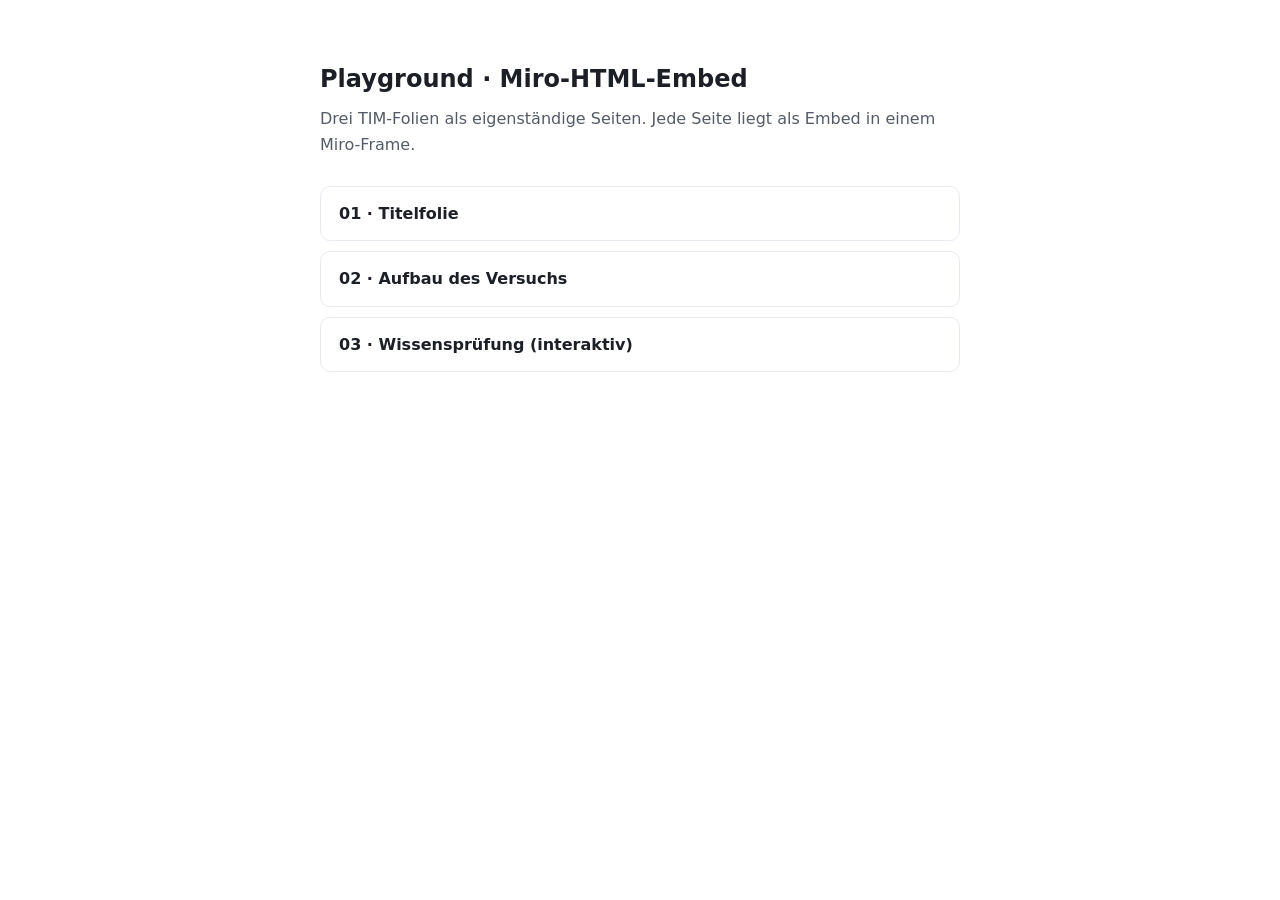
<file: index.html>
<!DOCTYPE html>
<html lang="de">
<head>
<meta charset="utf-8">
<title>Playground · Miro-HTML-Embed</title>
<style>
body{font:16px/1.6 system-ui,sans-serif;margin:60px auto;max-width:640px;color:#1c1f26}
h1{font-size:24px;margin:0 0 8px}
p{color:#545b67;margin:0 0 28px}
a{display:block;padding:14px 18px;border:1.5px solid #e7ebef;border-radius:10px;
  margin-bottom:10px;text-decoration:none;color:#1c1f26;font-weight:600}
a:hover{border-color:#02d5ea;background:#e6f8fc}
</style>
</head>
<body>
<h1>Playground · Miro-HTML-Embed</h1>
<p>Drei TIM-Folien als eigenständige Seiten. Jede Seite liegt als Embed in einem Miro-Frame.</p>
<a href="01.html">01 · Titelfolie</a>
<a href="02.html">02 · Aufbau des Versuchs</a>
<a href="03.html">03 · Wissensprüfung (interaktiv)</a>
</body>
</html>
</file>
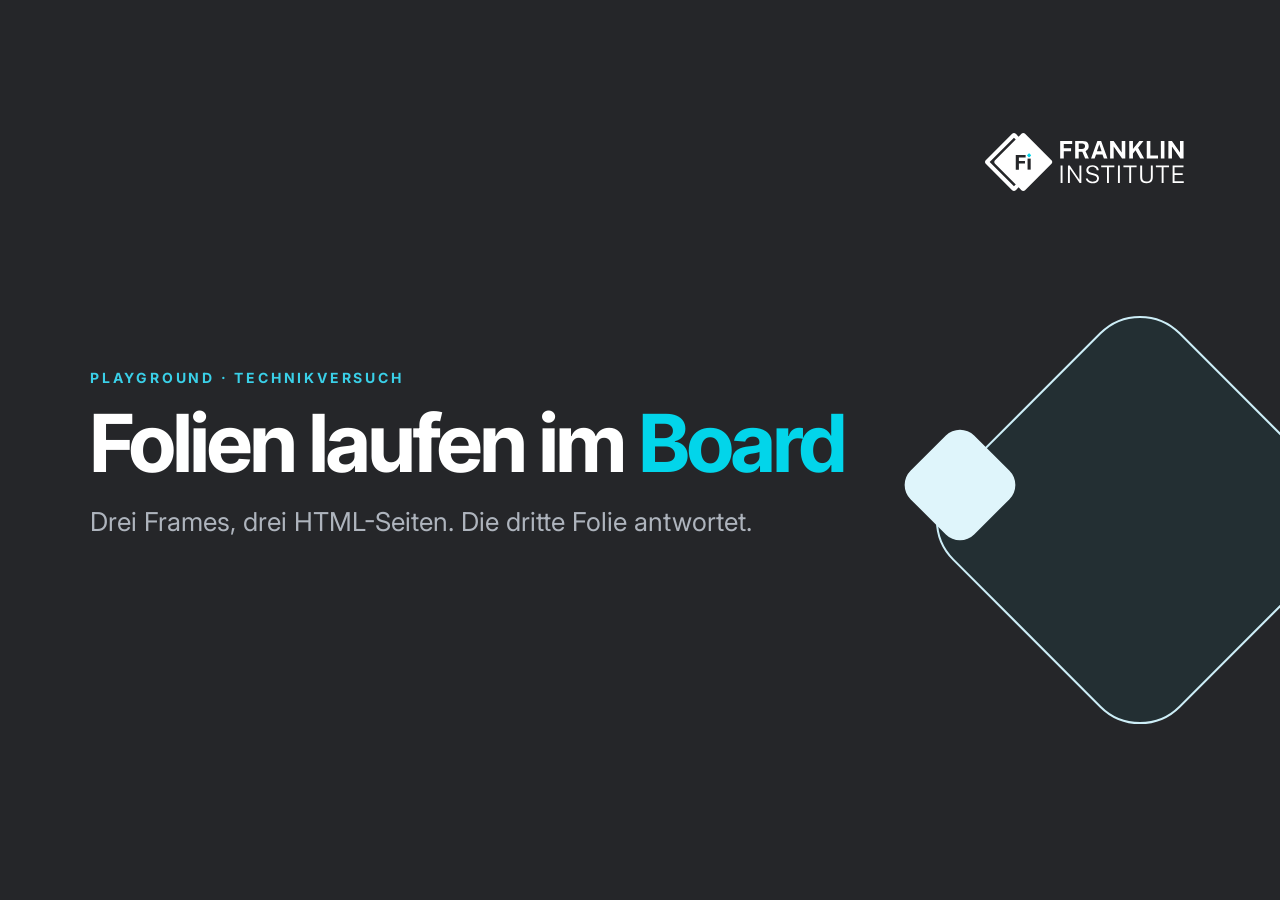
<file: 01.html>
<!DOCTYPE html>
<html lang="de">
<head>
<meta charset="utf-8">
<meta name="viewport" content="width=device-width,initial-scale=1">
<title>Folien laufen im Board</title>
<link rel="stylesheet" href="deck.css">
<link rel="alternate" type="application/json+oembed" href="https://anwar-franklin.github.io/tim-folien-embed/oembed/01.json">
</head>
<body class="is-dark">
<div class="slide dark title">
  <svg class="deco" width="560" height="720" viewBox="0 0 560 720" fill="none" xmlns="http://www.w3.org/2000/svg">
    <g transform="rotate(45 420 430)">
      <rect x="260" y="270" width="320" height="320" rx="56" fill="rgba(2,213,234,0.05)" stroke="#cdeef7" stroke-width="2"/>
    </g>
    <g transform="rotate(45 240 395)">
      <rect x="195" y="350" width="90" height="90" rx="20" fill="#dff5fb"/>
    </g>
  </svg>
  <img class="logo" src="assets/franklin-logo-2026-white.svg" alt="Franklin Institute">
  <div class="safe">
    <p class="kicker">Playground · Technikversuch</p>
    <h1 class="big">Folien laufen im <span class="accent">Board</span></h1>
    <p class="subline">Drei Frames, drei HTML-Seiten. Die dritte Folie antwortet.</p>
  </div>
</div>
<script src="fit.js"></script>
</body>
</html>
</file>
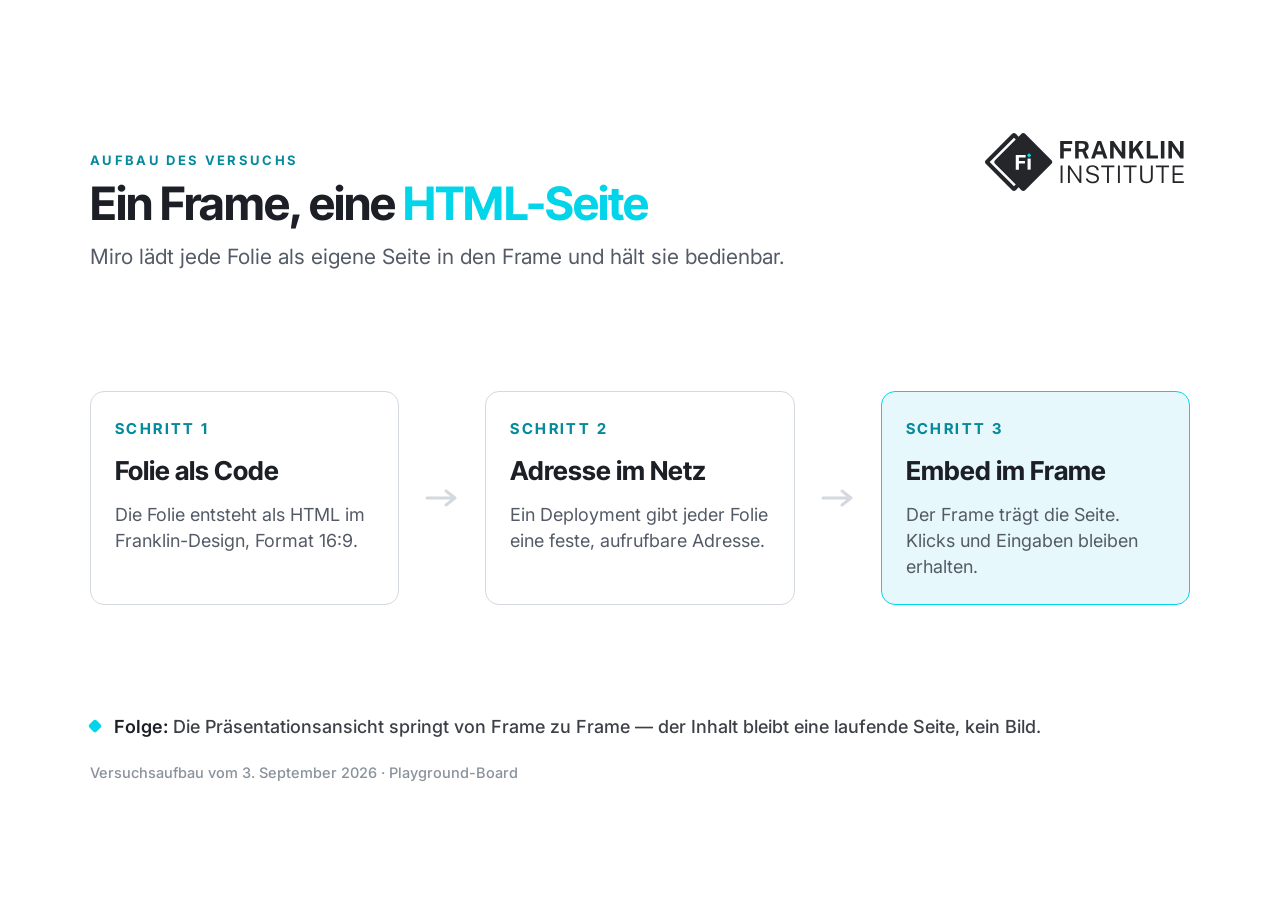
<file: 02.html>
<!DOCTYPE html>
<html lang="de">
<head>
<meta charset="utf-8">
<meta name="viewport" content="width=device-width,initial-scale=1">
<title>Ein Frame, eine HTML-Seite</title>
<link rel="stylesheet" href="deck.css">
<link rel="alternate" type="application/json+oembed" href="https://anwar-franklin.github.io/tim-folien-embed/oembed/02.json">
</head>
<body>
<div class="slide">
  <img class="logo" src="assets/franklin-logo-2026.svg" alt="Franklin Institute">
  <div class="safe">
    <p class="kicker">Aufbau des Versuchs</p>
    <h1 class="h1">Ein Frame, eine <span class="accent">HTML-Seite</span></h1>
    <p class="lead">Miro lädt jede Folie als eigene Seite in den Frame und hält sie bedienbar.</p>
  </div>
  <div class="stage">
    <div class="mitte">
      <div class="kette">
        <div class="glied">
          <p class="nr">Schritt 1</p>
          <h2>Folie als Code</h2>
          <p>Die Folie entsteht als HTML im Franklin-Design, Format 16:9.</p>
        </div>
        <div class="pfeil">
          <svg width="34" height="24" viewBox="0 0 34 24" fill="none" xmlns="http://www.w3.org/2000/svg">
            <path d="M2 12H30 M30 12L21 5 M30 12L21 19" stroke="#d3d9df" stroke-width="3" stroke-linecap="round" stroke-linejoin="round"/>
          </svg>
        </div>
        <div class="glied">
          <p class="nr">Schritt 2</p>
          <h2>Adresse im Netz</h2>
          <p>Ein Deployment gibt jeder Folie eine feste, aufrufbare Adresse.</p>
        </div>
        <div class="pfeil">
          <svg width="34" height="24" viewBox="0 0 34 24" fill="none" xmlns="http://www.w3.org/2000/svg">
            <path d="M2 12H30 M30 12L21 5 M30 12L21 19" stroke="#d3d9df" stroke-width="3" stroke-linecap="round" stroke-linejoin="round"/>
          </svg>
        </div>
        <div class="glied glied--aktiv">
          <p class="nr">Schritt 3</p>
          <h2>Embed im Frame</h2>
          <p>Der Frame trägt die Seite. Klicks und Eingaben bleiben erhalten.</p>
        </div>
      </div>
    </div>
    <div class="bodennote">
      <span class="case"><b>Folge:</b> Die Präsentationsansicht springt von Frame zu Frame — der Inhalt bleibt eine laufende Seite, kein Bild.</span>
    </div>
  </div>
  <p class="src">Versuchsaufbau vom 3. September 2026 · Playground-Board</p>
</div>
<script src="fit.js"></script>
</body>
</html>
</file>
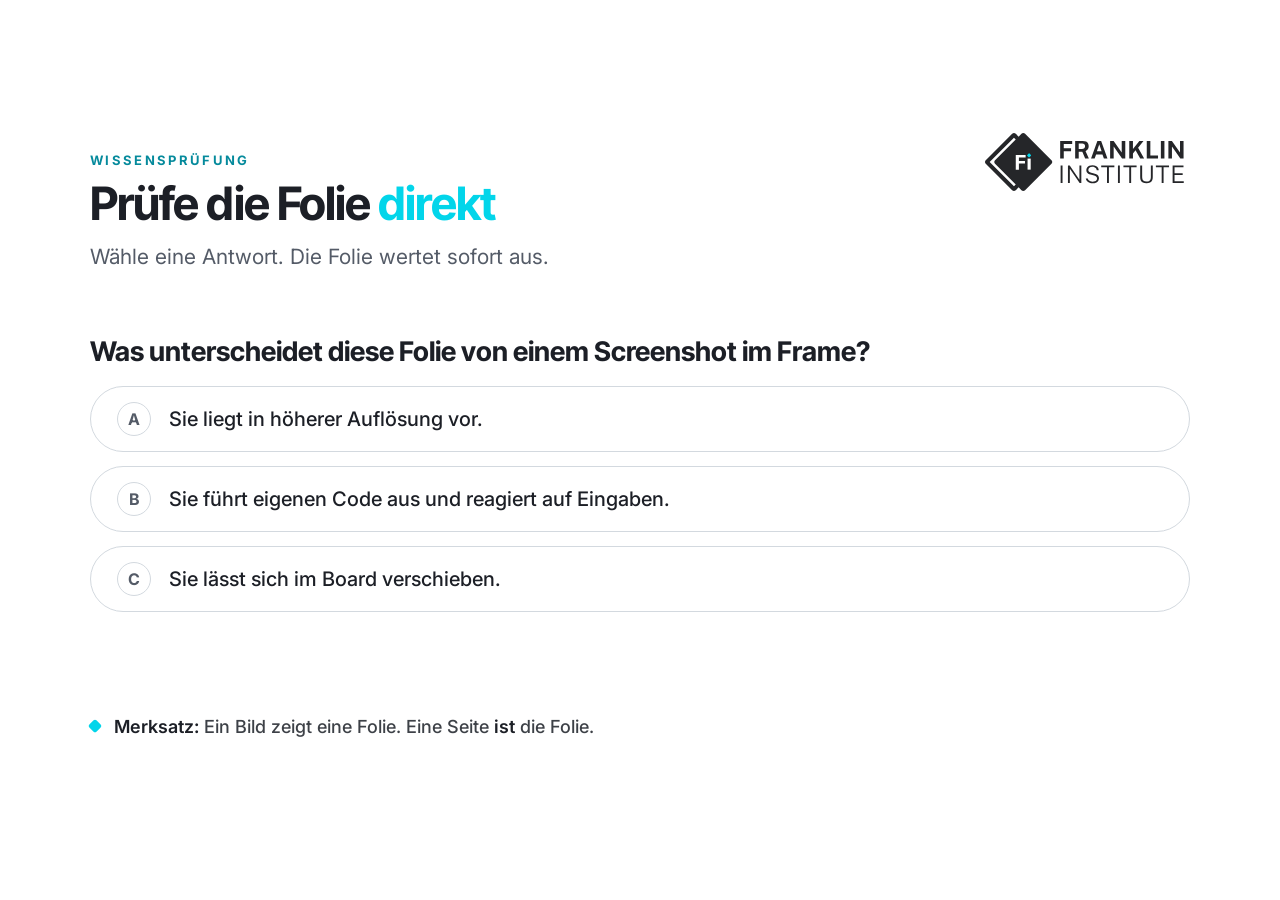
<file: 03.html>
<!DOCTYPE html>
<html lang="de">
<head>
<meta charset="utf-8">
<meta name="viewport" content="width=device-width,initial-scale=1">
<title>Wissensprüfung im Frame</title>
<link rel="stylesheet" href="deck.css">
<link rel="alternate" type="application/json+oembed" href="https://anwar-franklin.github.io/tim-folien-embed/oembed/03.json">
</head>
<body>
<div class="slide">
  <img class="logo" src="assets/franklin-logo-2026.svg" alt="Franklin Institute">
  <div class="safe">
    <p class="kicker">Wissensprüfung</p>
    <h1 class="h1">Prüfe die Folie <span class="accent">direkt</span></h1>
    <p class="lead">Wähle eine Antwort. Die Folie wertet sofort aus.</p>
  </div>
  <div class="stage">
    <div class="mitte">
      <div class="quiz">
        <p class="frage" id="frage">Was unterscheidet diese Folie von einem Screenshot im Frame?</p>
        <div class="optionen" id="optionen" role="group" aria-labelledby="frage">
          <button type="button" data-richtig="false">
            <span class="marke" aria-hidden="true">A</span>
            <span>Sie liegt in höherer Auflösung vor.</span>
          </button>
          <button type="button" data-richtig="true">
            <span class="marke" aria-hidden="true">B</span>
            <span>Sie führt eigenen Code aus und reagiert auf Eingaben.</span>
          </button>
          <button type="button" data-richtig="false">
            <span class="marke" aria-hidden="true">C</span>
            <span>Sie lässt sich im Board verschieben.</span>
          </button>
        </div>
        <p class="befund" id="befund" role="status" aria-live="polite">
          <span id="befundtext"></span>
          <button type="button" class="neu" id="neu" hidden>Noch einmal</button>
        </p>
      </div>
    </div>
    <div class="bodennote">
      <span class="case"><b>Merksatz:</b> Ein Bild zeigt eine Folie. Eine Seite <b>ist</b> die Folie.</span>
    </div>
  </div>
</div>
<script src="fit.js"></script>
<script>
(function () {
  var optionen = document.getElementById('optionen');
  var knoepfe = Array.prototype.slice.call(optionen.querySelectorAll('button'));
  var befundtext = document.getElementById('befundtext');
  var neu = document.getElementById('neu');

  function zuruecksetzen() {
    knoepfe.forEach(function (b) {
      b.className = '';
      b.disabled = false;
      b.removeAttribute('aria-pressed');
    });
    befundtext.textContent = '';
    neu.hidden = true;
    knoepfe[0].focus();
  }

  function auswerten(gewaehlt) {
    var richtig = gewaehlt.dataset.richtig === 'true';
    knoepfe.forEach(function (b) {
      b.disabled = true;
      if (b === gewaehlt) b.className = richtig ? 'richtig' : 'falsch';
      else if (b.dataset.richtig === 'true') b.className = 'richtig';
      else b.className = 'aus';
    });
    gewaehlt.setAttribute('aria-pressed', 'true');
    befundtext.innerHTML = richtig
      ? '<b>Richtig.</b> Der Frame trägt eine laufende Seite, kein Standbild.'
      : '<b>Nicht ganz.</b> Antwort B trifft es: Die Seite führt Code aus.';
    neu.hidden = false;
  }

  knoepfe.forEach(function (b) {
    b.addEventListener('click', function () { auswerten(b); });
  });
  neu.addEventListener('click', zuruecksetzen);
})();
</script>
</body>
</html>
</file>
<file: deck.css>
/* =========================================================================
   FRANKLIN CODE-SPUR · Deck-Basis
   Token-Quelle: DesignSync „Franklin (Reduced)", colors_and_type.css.
   VOR JEDEM NEUEN DECK: Token gegen DesignSync pruefen (get_file), Drift
   hier nachziehen. Stand der Werte: 25.08.2026.
   Canvas 1280×720 · Render bei device-scale 2 → 2560×1440.
   Raster: Safe 64/90 · Kicker-Abstand 12 px (EP T20, 24.08.).
   Blockspezifische Layouts gehoeren in die deck.css des Blocks, nicht hierher.
   ========================================================================= */
@import url('https://fonts.googleapis.com/css2?family=Inter+Tight:wght@600;700;800&family=Inter:wght@400;500;600;700&display=swap');

:root{
  --ink:#252629;        /* fi-ink-800, offizielles Charcoal   */
  --fg:#1c1f26;         /* fi-fg                              */
  --fg-muted:#545b67;   /* fi-fg-muted                        */
  --fg-subtle:#8a929c;  /* fi-fg-subtle                       */
  --cyan:#02d5ea;       /* fi-cyan-500, Primaerakzent          */
  --cyan-deep:#058a9c;  /* fi-cyan-700, Text-auf-hell AA       */
  --cyan-soft:#e6f8fc;  /* fi-cyan-50                          */
  --gold:#a08415;       /* Text-Gold, lesbar auf hell          */
  --gold-fill:#fecd4d;  /* fi-gold, Flaechen und Linien        */
  --gold-soft:#fff4d9;  /* fi-gold-bg                          */
  --grey-soft:#f3f6f8;  /* fi-surface-2                        */
  --border:#e7ebef;     /* fi-border, Haarlinie                */
  --border-strong:#d3d9df; /* fi-border-strong                 */
  --bg:#f7fafb;         /* fi-bg, Seitengrund                  */
  --bg-tint:#e3f6fa;    /* fi-bg-tint, cyaner Waschton         */
  --on-cyan:#07232a;    /* Text auf Cyanflaeche                */
}

html,body{margin:0;padding:0;background:#fff}
.slide{width:1280px;height:720px;position:relative;overflow:hidden;background:#fff;
  font-family:'Inter',system-ui,-apple-system,sans-serif;-webkit-font-smoothing:antialiased;color:var(--fg)}
.slide *{box-sizing:border-box;margin:0;padding:0}

.logo{position:absolute;top:40px;right:90px;height:64px}
/* 64px: Angleich an .sl-brand der Systemschicht (WORKSHOP-2026-08-27), 01.09. */
.safe{position:absolute;inset:64px 90px 56px}

.kicker{font-weight:700;font-size:13px;line-height:1;letter-spacing:.18em;
  text-transform:uppercase;color:var(--cyan-deep)}
.h1{font-family:'Inter Tight','Inter',sans-serif;font-weight:700;font-size:46px;
  line-height:1.06;letter-spacing:-.02em;color:var(--fg);margin-top:12px;text-wrap:balance;
  max-width:850px}
/* max-width 850 = Logo-Schutzzone: kurze Titel bleiben einzeilig, nur Titel,
   die sonst ans Logo (ab x=970) heranliefen, brechen zweizeilig (Anwar, 01.09.) */
.accent{color:var(--cyan)}

/* Subtitel unter dem Titel: EIN sachlicher Satz, Kernaussage der Folie in
   Relation zur Ueberschrift. GDDL, kein Marketing (Anwar, 01.09.2026). */
.lead{font-size:21px;line-height:1.45;font-weight:400;color:var(--fg-muted);
  margin-top:14px;max-width:900px}

.dark{background:var(--ink)}
.dark .h1{color:#fff}
.dark .kicker{color:#3ad0e8}

/* DIE BUEHNE — Drei-Zonen-Regel (Anwar, 01.09.2026):
   Kopf (Kicker/Titel/Subtitel/Logo) · Buehne (Inhalt) · Fuss (Quellenzeile).
   Inhalt wird IN DER BUEHNE vertikal zentriert oder verteilt — nie an der
   Kopfkante gestapelt. Leerraum liegt symmetrisch ueber und unter dem
   Inhalt, nie gesammelt am Boden. Inhaltsbloecke stehen static in .stage;
   absolute top-Werte sind Fusszeilen vorbehalten. */
.stage{position:absolute;left:90px;right:90px;top:236px;bottom:70px;
  display:flex;flex-direction:column;justify-content:center;gap:44px}
.stage .mitte{flex:1;display:flex;flex-direction:column;justify-content:center;gap:44px}
.stage .bodennote{flex:0 0 auto}
/* Blocktext-Verteilung (Anwar, 01.09.): Die Buehne teilt sich in MITTE und
   BODEN. Der Boden (.bodennote) ist ein eigener Bereich fuer Erklaer- und
   Sternchentexte und sitzt an der Buehnen-Unterkante. Die Mitte (.mitte)
   fuellt den Rest und zentriert ihren Inhalt DORT — nie ueber die volle
   Buehne hinweg, sonst rutscht das Zentrum nach unten. Ohne Bodennote
   zentriert .stage seinen Inhalt direkt. */

/* Quellenzeile — Pflicht bei Zahlen, Jahreszahlen, Firmenfaellen */
.src{position:absolute;left:90px;right:90px;bottom:26px;
  font-weight:500;font-size:14.5px;line-height:1.5;color:var(--fg-subtle)}

/* Betonter Schlusssatz */
.banner{position:absolute;left:90px;right:90px;bottom:64px;height:76px;
  background:var(--ink);border-radius:12px;display:flex;align-items:center;padding:0 34px}
.banner p{font-family:'Inter Tight','Inter',sans-serif;font-weight:700;font-size:26px;color:#fff}

/* Pills */
.pill{display:inline-block;border-radius:999px;padding:11px 22px;
  font-weight:500;font-size:19px;line-height:1.35;color:var(--fg)}
.pill--cyan{border:1.5px solid var(--cyan)}
.pill--gold{border:1.5px solid var(--gold-fill)}
.pill b{font-weight:600}

/* Leitfall-Zeile: Raute + Beobachtung aus dem Fall des Tages */
.case{display:block;position:relative;padding-left:24px;
  font-weight:500;font-size:18px;line-height:1.45;color:#3d4147}
.case::before{content:"";position:absolute;left:0;top:7px;width:10px;height:10px;
  background:var(--cyan);transform:rotate(45deg);border-radius:2px}
.case b{font-weight:600;color:var(--fg)}

/* =========================================================================
   TITELFOLIE — Hausstand Modul 1.5, abgenommen 25.08.2026.
   Quelle: die abgenommene R3C-Fassung `code-spur/M1/T20/B10/01.html` und
   der Claude-Design-Export `M1.Sub1.5.T20` (dort `.sl-title.is-dark`
   mit `background:#252629`).
   NICHT aus der NotebookLM-Vorlage nachbauen und NICHT je Block variieren:
   jede Titelfolie im Kurs sieht gleich aus. Getauscht werden nur Kicker,
   Titel, Akzentwort und Subline. Die Deko-SVG ist fester Bestandteil und
   wird unveraendert uebernommen — Markup siehe Kommentar unten.
   ========================================================================= */
.title{background:var(--ink)}
.title .deco{position:absolute;top:0;right:0;height:100%;pointer-events:none}
.title .logo{filter:none}
.title .safe{display:flex;flex-direction:column;justify-content:center;z-index:2}
.title .kicker{color:#3ad0e8;font-size:14px;letter-spacing:.2em}
.title .big{font-family:'Inter Tight','Inter',sans-serif;font-weight:700;font-size:80px;
  line-height:1.04;letter-spacing:-.025em;color:#fff;margin-top:16px;max-width:760px}
/* max-width ist eine Ergaenzung zur abgenommenen B10-Fassung: ohne sie laeuft
   ein einzeiliger Titel in die Deko-Raute rechts. Absolut in px, nicht in ch:
   ch haengt an der Schriftmetrik und faellt je nach Font-Ladeweg anders aus —
   in T02/B04 reichten 19ch nicht und der Titel lief unter die Raute.
   Die Raute beginnt bei x=902; 760 px halten sicheren Abstand. */
.title .subline{font-size:26px;font-weight:400;color:#aeb4bd;margin-top:22px;max-width:44ch}

/* Pflicht-Markup der Titelfolie — 1:1 uebernehmen, nur Texte tauschen:

<div class="slide title">
  <svg class="deco" width="560" height="720" viewBox="0 0 560 720" fill="none"
       xmlns="http://www.w3.org/2000/svg">
    <g transform="rotate(45 420 430)">
      <rect x="260" y="270" width="320" height="320" rx="56"
            fill="rgba(22,198,228,0.05)" stroke="#cdeef7" stroke-width="2"/>
    </g>
    <g transform="rotate(45 240 395)">
      <rect x="195" y="350" width="90" height="90" rx="20" fill="#dff5fb"/>
    </g>
  </svg>
  <img class="logo" src="../../../_template/assets/franklin-logo-2026-white.svg" alt="Franklin Institute">
  <div class="safe">
    <p class="kicker">Modul X.Y · Tag NN</p>
    <h1 class="big">Aussage mit <span class="accent">Akzentwort</span></h1>
    <p class="subline">Optionale Unterzeile</p>
  </div>
</div>
*/

/* =========================================================================
   PLAYGROUND · MIRO-HTML-EMBED — Zusatzschicht dieses Decks.
   Zweck: die 1280×720-Folie füllt einen Miro-Embed beliebiger Größe.
   Die Folie behält ihre Pixelmaße, ein Skalierungsfaktor rechnet sie auf
   den Rahmen. Damit gilt jedes Maß der Deck-Basis unverändert.
   ========================================================================= */
html,body{width:100%;height:100%;overflow:hidden;background:var(--bg-frame,#fff)}
body{display:flex;align-items:center;justify-content:center}
.slide{flex:0 0 auto;transform-origin:center center;transform:scale(var(--fit,1))}
body.is-dark{--bg-frame:var(--ink);background:var(--ink)}

/* --- Folie 02 · Dreischritt ---------------------------------------------- */
.kette{display:flex;align-items:stretch;gap:26px}
.kette .glied{flex:1 1 0;display:flex;flex-direction:column;gap:16px;
  border:1.5px solid var(--border-strong);border-radius:14px;padding:26px 24px 24px}
.kette .glied--aktiv{border-color:var(--cyan);background:var(--cyan-soft)}
.kette .nr{font-family:'Inter Tight','Inter',sans-serif;font-weight:700;font-size:15px;
  letter-spacing:.16em;text-transform:uppercase;color:var(--cyan-deep)}
.kette h2{font-family:'Inter Tight','Inter',sans-serif;font-weight:700;font-size:26px;
  line-height:1.15;color:var(--fg)}
.kette p{font-size:18px;line-height:1.45;color:var(--fg-muted)}
.kette .pfeil{flex:0 0 auto;display:flex;align-items:center}

/* --- Folie 03 · Wissensprüfung ------------------------------------------- */
.quiz{display:flex;flex-direction:column;gap:18px}
.quiz .frage{font-family:'Inter Tight','Inter',sans-serif;font-weight:700;font-size:27px;
  line-height:1.2;color:var(--fg)}
.quiz .optionen{display:flex;flex-direction:column;gap:14px}
.quiz button{all:unset;display:flex;align-items:center;gap:18px;cursor:pointer;
  border:1.5px solid var(--border-strong);border-radius:999px;padding:15px 26px;
  font-family:'Inter',sans-serif;font-weight:500;font-size:20px;line-height:1.3;color:var(--fg);
  transition:border-color .12s,background-color .12s,color .12s}
.quiz button:hover{border-color:var(--cyan);background:var(--cyan-soft)}
.quiz button:focus-visible{outline:3px solid var(--cyan);outline-offset:3px}
.quiz .marke{flex:0 0 auto;width:34px;height:34px;border-radius:50%;
  display:flex;align-items:center;justify-content:center;
  border:1.5px solid var(--border-strong);
  font-weight:700;font-size:16px;color:var(--fg-muted)}
.quiz button.richtig{border-color:var(--cyan);background:var(--cyan-soft);color:var(--on-cyan)}
.quiz button.richtig .marke{border-color:var(--cyan);background:var(--cyan);color:var(--on-cyan)}
.quiz button.falsch{border-color:var(--gold-fill);background:var(--gold-soft);color:var(--gold)}
.quiz button.falsch .marke{border-color:var(--gold-fill);background:var(--gold-fill);color:var(--on-cyan)}
.quiz button.aus{opacity:.42}
.quiz button[disabled]{cursor:default}
.quiz .befund{min-height:30px;display:flex;align-items:center;gap:16px;
  font-size:19px;line-height:1.4;color:var(--fg-muted)}
.quiz .befund b{font-weight:600;color:var(--fg)}
.quiz .neu{all:unset;cursor:pointer;font-weight:600;font-size:17px;color:var(--cyan-deep);
  border-bottom:1.5px solid var(--cyan);padding-bottom:1px}
.quiz .neu:focus-visible{outline:3px solid var(--cyan);outline-offset:3px}
.quiz .neu[hidden]{display:none}
</file>
